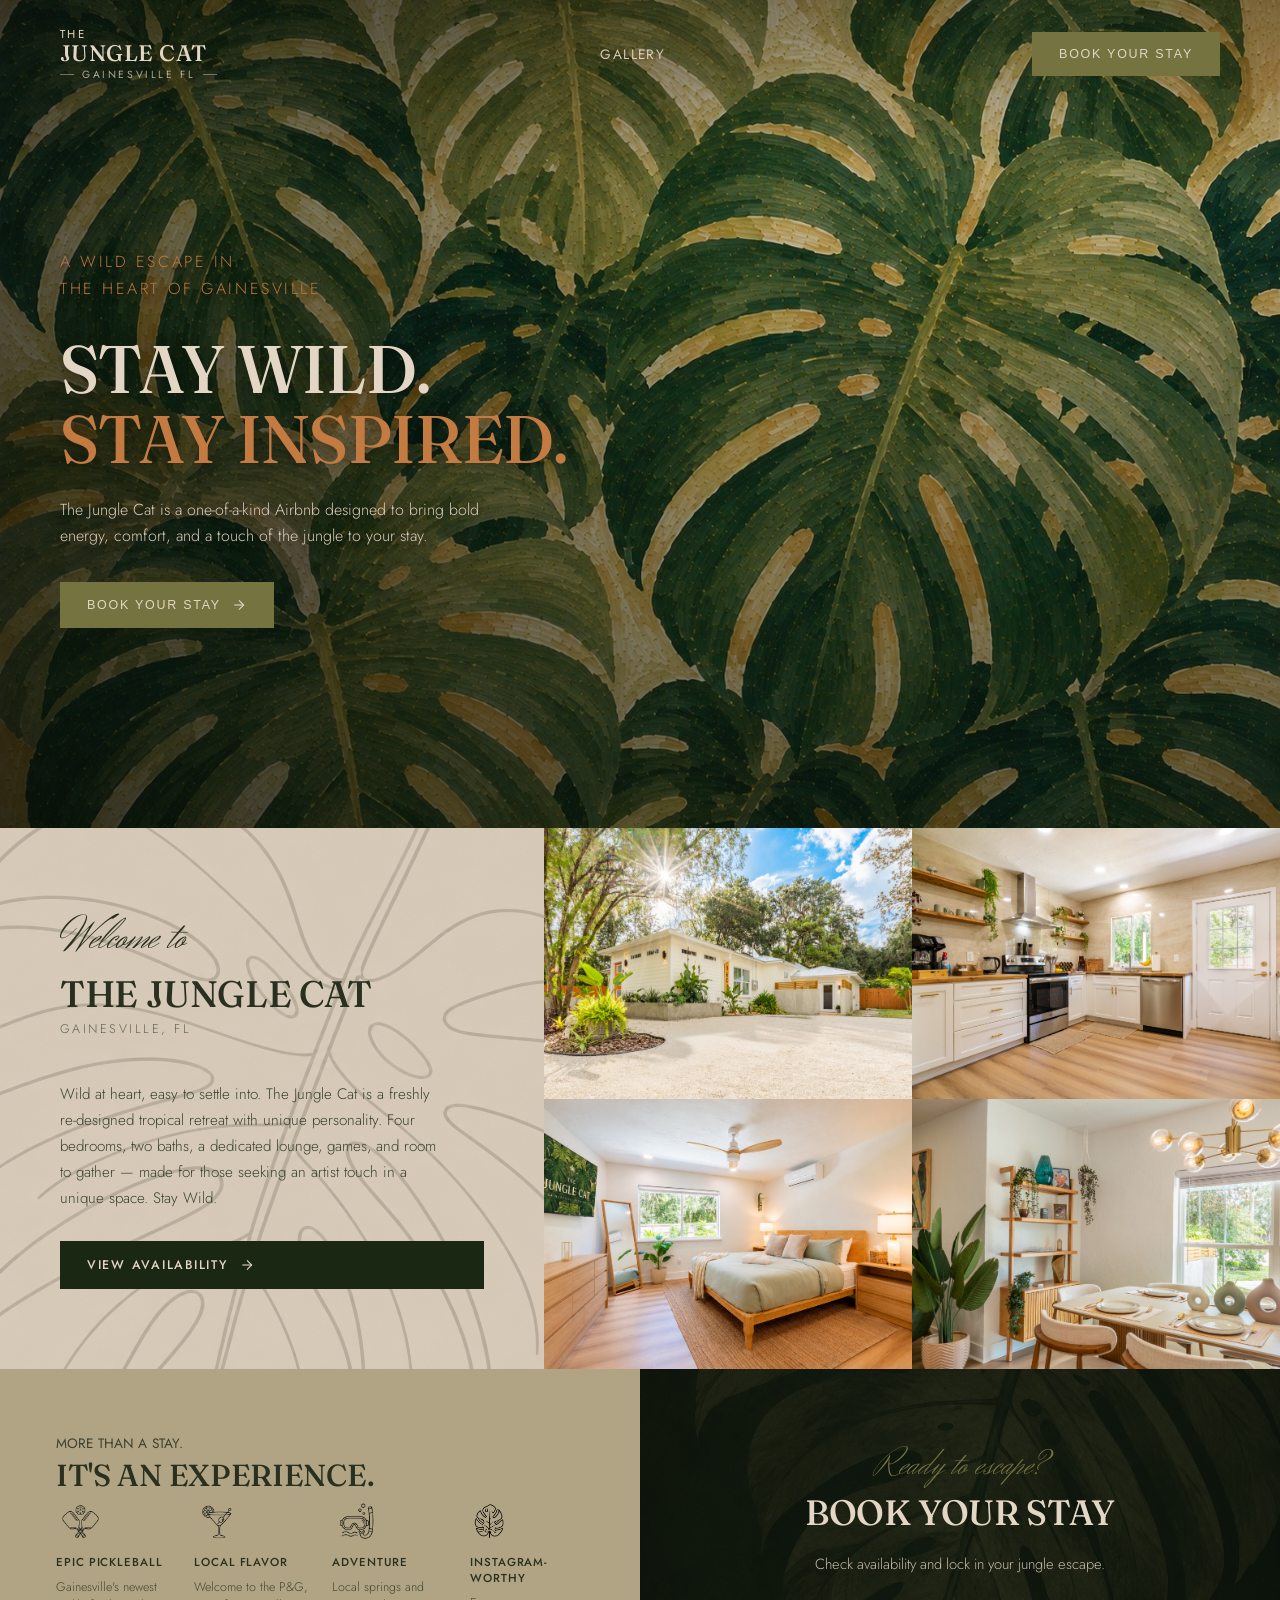
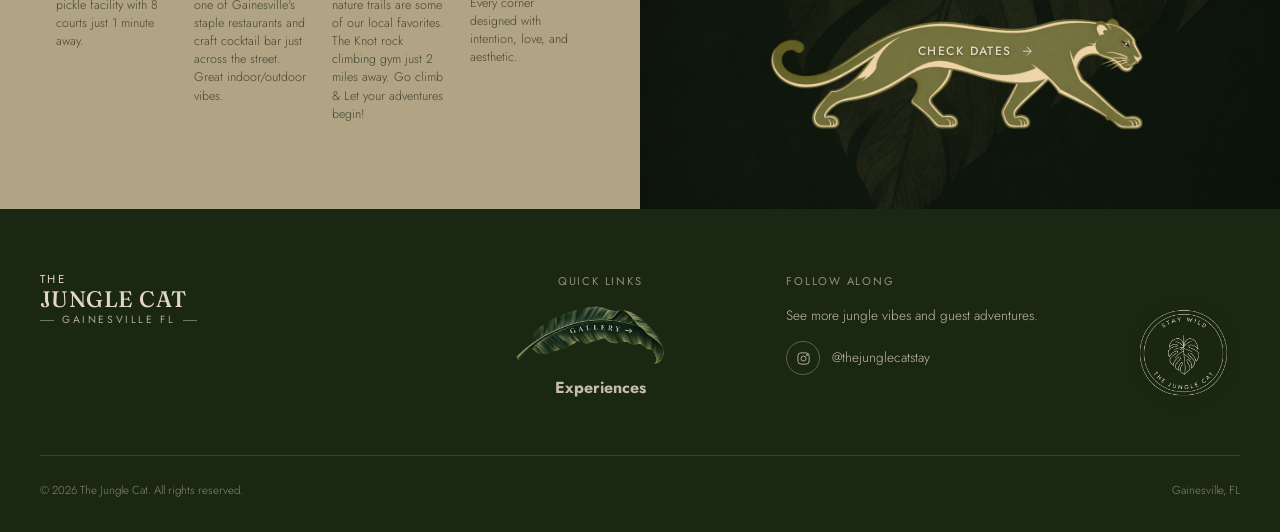
<file: index.html>
<!DOCTYPE html>
<html lang="en">
<head>
<meta charset="UTF-8">
<meta name="viewport" content="width=device-width, initial-scale=1.0">
<title>The Jungle Cat | Gainesville, FL</title>

<meta name="description" content="A one-of-a-kind Airbnb in Gainesville, FL. Four bedrooms, two baths, a dedicated lounge, and games — a freshly re-designed tropical retreat with unique personality.">

<meta property="og:type" content="website">
<meta property="og:url" content="https://thejunglecatstay.com/">
<meta property="og:title" content="The Jungle Cat | Gainesville, FL">
<meta property="og:description" content="A one-of-a-kind Airbnb in Gainesville, FL. Four bedrooms, two baths, a dedicated lounge, and games — a freshly re-designed tropical retreat with unique personality.">
<meta property="og:image" content="https://thejunglecatstay.com/images/og-image.jpg">
<meta property="og:image:width" content="1200">
<meta property="og:image:height" content="630">

<meta name="twitter:card" content="summary_large_image">
<meta name="twitter:title" content="The Jungle Cat | Gainesville, FL">
<meta name="twitter:description" content="A one-of-a-kind Airbnb in Gainesville, FL. Four bedrooms, two baths, a dedicated lounge, and games — a freshly re-designed tropical retreat with unique personality.">
<meta name="twitter:image" content="https://thejunglecatstay.com/images/og-image.jpg">

<link rel="preconnect" href="https://fonts.googleapis.com">
<link href="https://fonts.googleapis.com/css2?family=Fraunces:ital,opsz,wght@0,9..144,300;0,9..144,400;0,9..144,500;0,9..144,600;1,9..144,400;1,9..144,500&family=Herr+Von+Muellerhoff&family=Jost:wght@300;400;500;600&display=swap" rel="stylesheet">
<link rel="stylesheet" href="styles.css">
</head>
<body>

<!-- ===== HERO ===== -->
<section class="hero" id="top">
  <div class="hero-bg"></div>
  <div class="hero-overlay"></div>

  <header>
    <div class="logo">
      <div class="brand-top">THE</div>
      <div class="brand-main">JUNGLE CAT</div>
      <div class="brand-sub">GAINESVILLE FL</div>
    </div>
    <nav id="mainNav">
      <a href="gallery.html" class="nav-gallery">
        <span class="nav-gallery-text">GALLERY</span>
        <img class="nav-gallery-leaf" src="images/gallery-leaf.png" alt="Gallery">
      </a>
    </nav>
    <button class="btn btn-olive" id="bookBtnTop">BOOK YOUR STAY</button>
    <button class="nav-toggle" id="navToggle" aria-label="Menu">
      <svg width="26" height="26" viewBox="0 0 24 24" fill="none" stroke="currentColor" stroke-width="1.6"><line x1="3" y1="6" x2="21" y2="6"/><line x1="3" y1="12" x2="21" y2="12"/><line x1="3" y1="18" x2="21" y2="18"/></svg>
    </button>
  </header>

  <div class="hero-content">
    <div class="hero-content-inner">
      <p class="eyebrow">A WILD ESCAPE IN<br>THE HEART OF GAINESVILLE</p>
      <h1>STAY WILD.<br><span class="line-2">STAY INSPIRED.</span></h1>
      <p>The Jungle Cat is a one-of-a-kind Airbnb designed to bring bold energy, comfort, and a touch of the jungle to your stay.</p>
      <button class="btn btn-olive">BOOK YOUR STAY
        <svg viewBox="0 0 24 24" fill="none" stroke-width="1.6"><line x1="5" y1="12" x2="19" y2="12"/><polyline points="12 5 19 12 12 19"/></svg>
      </button>
    </div>
  </div>
</section>

<!-- ===== FEATURES ===== -->
<!-- ===== WELCOME / GALLERY ===== -->
<section class="welcome" id="about">
  <div class="welcome-text">
    <span class="script">Welcome to</span>
    <h2>THE JUNGLE CAT</h2>
    <p class="loc">GAINESVILLE, FL</p>
    <div class="rule"></div>
    <p>Wild at heart, easy to settle into. The Jungle Cat is a freshly re-designed tropical retreat with unique personality. Four bedrooms, two baths, a dedicated lounge, games, and room to gather — made for those seeking an artist touch in a unique space. Stay Wild.</p>
    <a class="btn btn-forest" href="https://www.upkeyrentals.com/en/properties/6a95ee6c9db9bb001233cbee?city=Gainesville&country=United+States&minOccupancy=1&adults=1" target="_blank" rel="noopener">VIEW AVAILABILITY
      <svg viewBox="0 0 24 24" fill="none" stroke-width="1.6"><line x1="5" y1="12" x2="19" y2="12"/><polyline points="12 5 19 12 12 19"/></svg>
    </a>
  </div>
  <div class="gallery" id="gallery">
    <div class="gallery-item g1"><img src="images/exterior.jpg" alt="The Jungle Cat cottage exterior with sunlit trees and driveway"></div>
    <div class="gallery-item g2"><img src="images/kitchen.jpg" alt="Kitchen with open wood shelving and butcher block counters"></div>
    <div class="gallery-item g3"><img src="images/bedroom.jpg" alt="Bedroom with mirror and Jungle Cat sign on TV"></div>
    <div class="gallery-item gallery-item-mobile-only"><img src="images/magazine.jpg" alt="Guest reading a surf magazine with a cup of tea"></div>
    <div class="gallery-item g4"><img src="images/dining.jpg" alt="Dining nook with shelving, plants, and brass chandelier"></div>
  </div>
</section>

<!-- ===== EXPERIENCE / BOOK ===== -->
<section class="experience" id="experience">
  <div class="exp-left">
    <p class="exp-eyebrow">MORE THAN A STAY.</p>
    <h2>IT'S AN EXPERIENCE.</h2>
    <div class="exp-items">
      <div class="exp-item">
        <img src="images/icon-pickleball.png" alt="Pickleball paddles and ball">
        <h4>EPIC PICKLEBALL</h4>
        <p>Gainesville's newest pickle facility with 8 courts just 1 minute away.</p>
      </div>
      <div class="exp-item">
        <img src="images/icon-cocktail.png" alt="Cocktail glass">
        <h4>LOCAL FLAVOR</h4>
        <p>Welcome to the P&G, one of Gainesville's staple restaurants and craft cocktail bar just across the street. Great indoor/outdoor vibes.</p>
      </div>
      <div class="exp-item">
        <img src="images/icon-adventure.png" alt="Snorkel mask">
        <h4>ADVENTURE</h4>
        <p>Local springs and nature trails are some of our local favorites. The Knot rock climbing gym just 2 miles away. Go climb &amp; Let your adventures begin!</p>
      </div>
      <div class="exp-item">
        <img src="images/icon-leaf.png" alt="Monstera leaf">
        <h4>INSTAGRAM-WORTHY</h4>
        <p>Every corner designed with intention, love, and aesthetic.</p>
      </div>
    </div>
  </div>
  <div class="exp-right" id="stay">
    <span class="script">Ready to escape?</span>
    <h2>BOOK YOUR STAY</h2>
    <p>Check availability and lock in your jungle escape.</p>
    <a class="btn-panther" href="booking.html">
      <img src="images/panther.png" alt="">
      <span class="btn-panther-label">CHECK DATES
        <svg viewBox="0 0 24 24" fill="none" stroke-width="1.6"><line x1="5" y1="12" x2="19" y2="12"/><polyline points="12 5 19 12 12 19"/></svg>
      </span>
    </a>
  </div>
</section>

<!-- ===== FOOTER ===== -->
<footer id="contact">
  <div class="footer-grid">
    <div class="footer-col footer-logo-col">
      <div class="logo">
        <div class="brand-top">THE</div>
        <div class="brand-main">JUNGLE CAT</div>
        <div class="brand-sub">GAINESVILLE FL</div>
      </div>
    </div>
    <div class="footer-col footer-quicklinks-col">
      <h5>QUICK LINKS</h5>
      <a href="gallery.html" class="footer-gallery-link">
        <span class="footer-gallery-text">Gallery</span>
        <img class="footer-gallery-leaf" src="images/gallery-leaf.png" alt="Gallery">
      </a>
      <a href="experiences.html">Experiences</a>
    </div>
    <div class="footer-col footer-follow-col">
      <h5>FOLLOW ALONG</h5>
      <p>See more jungle vibes and guest adventures.</p>
      <div class="socials">
        <a href="https://www.instagram.com/thejunglecatstay" target="_blank" rel="noopener" aria-label="Instagram"><svg viewBox="0 0 24 24"><rect x="3" y="3" width="18" height="18" rx="5"/><circle cx="12" cy="12" r="4"/><circle cx="17.5" cy="6.5" r="1"/></svg></a>
        <a href="https://www.instagram.com/thejunglecatstay" target="_blank" rel="noopener" class="social-handle">@thejunglecatstay</a>
      </div>
    </div>
    <div class="badge">
      <img src="images/badge.png" alt="Stay Wild - The Jungle Cat badge">
    </div>
  </div>
  <div class="footer-bottom">
    <span>© 2026 The Jungle Cat. All rights reserved.</span>
    <span>Gainesville, FL</span>
  </div>
</footer>

<script>
  const toggle = document.getElementById('navToggle');
  const nav = document.getElementById('mainNav');
  toggle.addEventListener('click', () => nav.classList.toggle('open'));
  document.querySelectorAll('nav a').forEach(a => a.addEventListener('click', () => setTimeout(() => nav.classList.remove('open'), 0)));

  document.querySelectorAll('.btn').forEach(btn => {
    if (!btn.closest('a')) {
      btn.addEventListener('click', () => {
        if (btn.textContent.includes('BOOK') || btn.textContent.includes('CHECK')) {
          document.getElementById('stay').scrollIntoView({behavior:'smooth'});
        } else if (btn.textContent.includes('VIEW')) {
          document.getElementById('gallery').scrollIntoView({behavior:'smooth'});
        }
      });
    }
  });
</script>

</body>
</html>
</file>
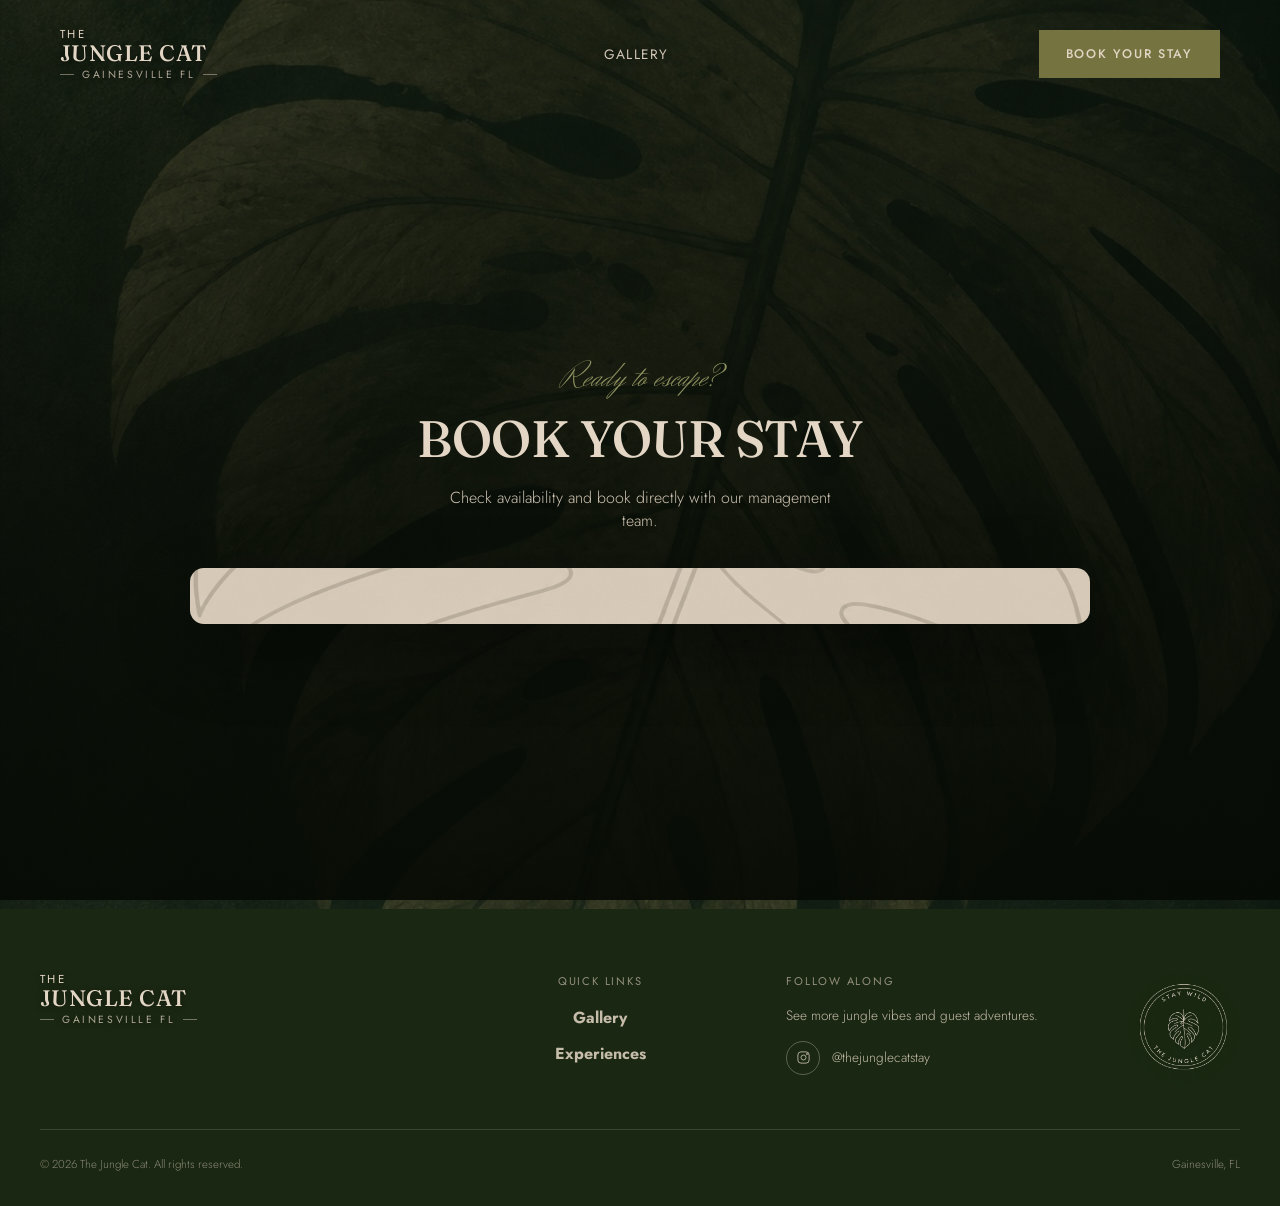
<file: booking.html>
<!DOCTYPE html>
<html lang="en">
<head>
<meta charset="UTF-8">
<meta name="viewport" content="width=device-width, initial-scale=1.0">
<title>Book Your Stay | The Jungle Cat</title>
<meta name="robots" content="noindex, nofollow">

<meta name="description" content="Book your stay directly at The Jungle Cat, a one-of-a-kind Airbnb in Gainesville, FL.">

<link rel="preconnect" href="https://fonts.googleapis.com">
<link href="https://fonts.googleapis.com/css2?family=Fraunces:ital,opsz,wght@0,9..144,300;0,9..144,400;0,9..144,500;0,9..144,600;1,9..144,400;1,9..144,500&family=Herr+Von+Muellerhoff&family=Jost:wght@300;400;500;600&display=swap" rel="stylesheet">
<link rel="stylesheet" href="styles.css">
</head>
<body class="booking-page">

<header>
  <a href="index.html" class="logo">
    <div class="brand-top">THE</div>
    <div class="brand-main">JUNGLE CAT</div>
    <div class="brand-sub">GAINESVILLE FL</div>
  </a>
  <nav id="mainNav">
    <a href="gallery.html" class="nav-gallery">
      <span class="nav-gallery-text">GALLERY</span>
      <img class="nav-gallery-leaf" src="images/gallery-leaf.png" alt="Gallery">
    </a>
  </nav>
  <a class="btn btn-olive" id="bookBtnTop" href="#book">BOOK YOUR STAY</a>
  <button class="nav-toggle" id="navToggle" aria-label="Menu">
    <svg width="26" height="26" viewBox="0 0 24 24" fill="none" stroke="currentColor" stroke-width="1.6"><line x1="3" y1="6" x2="21" y2="6"/><line x1="3" y1="12" x2="21" y2="12"/><line x1="3" y1="18" x2="21" y2="18"/></svg>
  </button>
</header>

<main class="booking-main" id="book">
  <div class="booking-intro">
    <span class="script">Ready to escape?</span>
    <h1>BOOK YOUR STAY</h1>
    <p>Check availability and book directly with our management team.</p>
  </div>

  <div class="booking-widget-wrap">
    <!-- Guesty Search/Booking Widget -->
    <div id="search-widget_IO312PWQ"></div>
  </div>
</main>

<!-- ===== FOOTER ===== -->
<footer id="contact">
  <div class="footer-grid">
    <div class="footer-col footer-logo-col">
      <div class="logo">
        <div class="brand-top">THE</div>
        <div class="brand-main">JUNGLE CAT</div>
        <div class="brand-sub">GAINESVILLE FL</div>
      </div>
    </div>
    <div class="footer-col footer-quicklinks-col">
      <h5>QUICK LINKS</h5>
      <a href="gallery.html">Gallery</a>
      <a href="experiences.html">Experiences</a>
    </div>
    <div class="footer-col footer-follow-col">
      <h5>FOLLOW ALONG</h5>
      <p>See more jungle vibes and guest adventures.</p>
      <div class="socials">
        <a href="https://www.instagram.com/thejunglecatstay" target="_blank" rel="noopener" aria-label="Instagram"><svg viewBox="0 0 24 24"><rect x="3" y="3" width="18" height="18" rx="5"/><circle cx="12" cy="12" r="4"/><circle cx="17.5" cy="6.5" r="1"/></svg></a>
        <a href="https://www.instagram.com/thejunglecatstay" target="_blank" rel="noopener" class="social-handle">@thejunglecatstay</a>
      </div>
    </div>
    <div class="badge">
      <img src="images/badge.png" alt="Stay Wild - The Jungle Cat badge">
    </div>
  </div>
  <div class="footer-bottom">
    <span>© 2026 The Jungle Cat. All rights reserved.</span>
    <span>Gainesville, FL</span>
  </div>
</footer>

<script>
  const toggle = document.getElementById('navToggle');
  const nav = document.getElementById('mainNav');
  toggle.addEventListener('click', () => nav.classList.toggle('open'));
  document.querySelectorAll('nav a').forEach(a => a.addEventListener('click', () => setTimeout(() => nav.classList.remove('open'), 0)));
</script>

<!-- Guesty Search Bar Widget -->
<script>
!function(e,t,a,n,c,r){function s(t){e.console.log("[Guesty Embedded Widget]:",t)}var i,d,l,o,y,m,g,h,p,u;n&&(i=n,d=t.getElementsByTagName("head")[0],(l=t.createElement("link")).rel="stylesheet",l.type="text/css",l.href=i,l.media="all",d.appendChild(l)),o=function(){try{e[a].create(r).catch(function(e){s(e.message)})}catch(e){s(e.message)}},h=!1,y=c,m=function(){h||this.readyState&&"complete"!=this.readyState||(h=!0,o())},(g=t.createElement("script")).type="text/javascript",g.src=y,g.async="true",g.onload=g.onreadystatechange=m,p=g,(u=t.getElementsByTagName("script")[0]).parentNode.insertBefore(p,u)}(window,document,"GuestySearchBarWidget","https://s3.amazonaws.com/guesty-frontend-production/search-bar-production.css","https://s3.amazonaws.com/guesty-frontend-production/search-bar-production.js",{"siteUrl":"thejunglecat.guestybookings.com","color":"#75733f"});
</script>

</body>
</html>
</file>
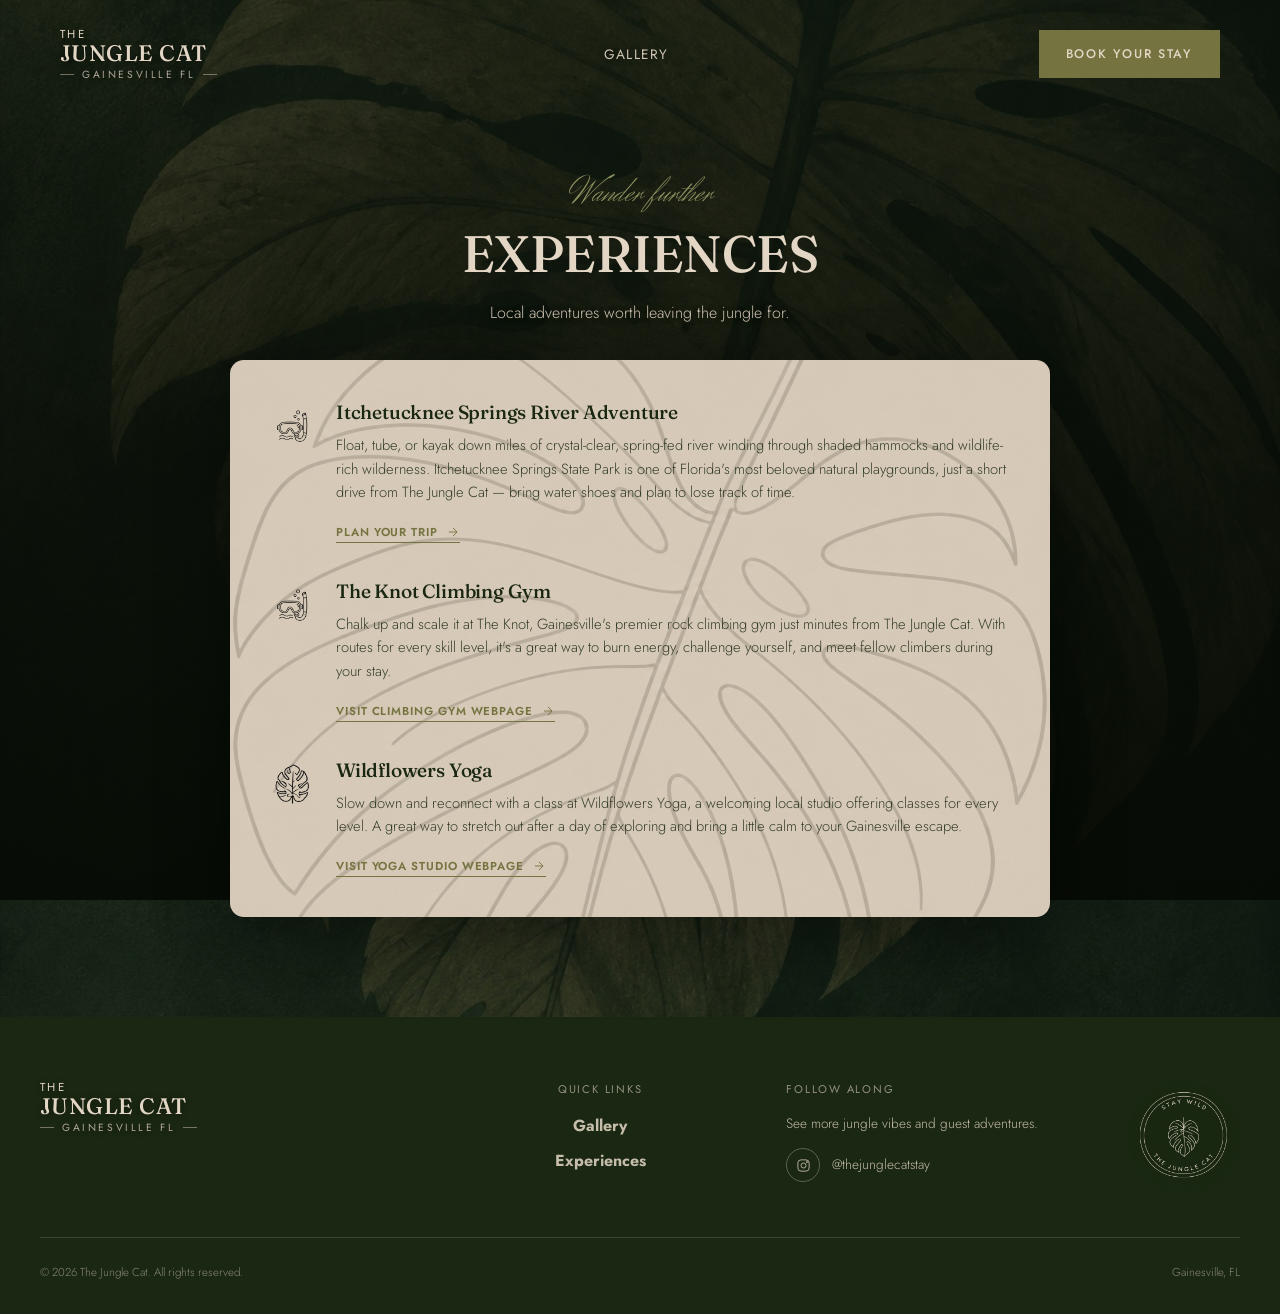
<file: experiences.html>
<!DOCTYPE html>
<html lang="en">
<head>
<meta charset="UTF-8">
<meta name="viewport" content="width=device-width, initial-scale=1.0">
<title>Experiences | The Jungle Cat</title>

<meta name="description" content="Local adventures and recommendations near The Jungle Cat, a one-of-a-kind Airbnb in Gainesville, FL.">

<link rel="preconnect" href="https://fonts.googleapis.com">
<link href="https://fonts.googleapis.com/css2?family=Fraunces:ital,opsz,wght@0,9..144,300;0,9..144,400;0,9..144,500;0,9..144,600;1,9..144,400;1,9..144,500&family=Herr+Von+Muellerhoff&family=Jost:wght@300;400;500;600&display=swap" rel="stylesheet">
<link rel="stylesheet" href="styles.css">
</head>
<body class="booking-page">

<header>
  <a href="index.html" class="logo">
    <div class="brand-top">THE</div>
    <div class="brand-main">JUNGLE CAT</div>
    <div class="brand-sub">GAINESVILLE FL</div>
  </a>
  <nav id="mainNav">
    <a href="gallery.html" class="nav-gallery">
      <span class="nav-gallery-text">GALLERY</span>
      <img class="nav-gallery-leaf" src="images/gallery-leaf.png" alt="Gallery">
    </a>
  </nav>
  <a class="btn btn-olive" id="bookBtnTop" href="booking.html">BOOK YOUR STAY</a>
  <button class="nav-toggle" id="navToggle" aria-label="Menu">
    <svg width="26" height="26" viewBox="0 0 24 24" fill="none" stroke="currentColor" stroke-width="1.6"><line x1="3" y1="6" x2="21" y2="6"/><line x1="3" y1="12" x2="21" y2="12"/><line x1="3" y1="18" x2="21" y2="18"/></svg>
  </button>
</header>

<main class="booking-main">
  <div class="booking-intro">
    <span class="script">Wander further</span>
    <h1>EXPERIENCES</h1>
    <p>Local adventures worth leaving the jungle for.</p>
  </div>

  <div class="experiences-wrap">
    <div class="experience-card">
      <img src="images/icon-adventure.png" alt="">
      <div class="experience-card-body">
        <h3>Itchetucknee Springs River Adventure</h3>
        <p>Float, tube, or kayak down miles of crystal-clear, spring-fed river winding through shaded hammocks and wildlife-rich wilderness. Itchetucknee Springs State Park is one of Florida's most beloved natural playgrounds, just a short drive from The Jungle Cat &mdash; bring water shoes and plan to lose track of time.</p>
        <a href="https://www.floridastateparks.org/parks-and-trails/ichetucknee-springs-state-park" target="_blank" rel="noopener">PLAN YOUR TRIP
          <svg viewBox="0 0 24 24" fill="none" stroke-width="1.6"><line x1="5" y1="12" x2="19" y2="12"/><polyline points="12 5 19 12 12 19"/></svg>
        </a>
      </div>
    </div>

    <div class="experience-card">
      <img src="images/icon-adventure.png" alt="">
      <div class="experience-card-body">
        <h3>The Knot Climbing Gym</h3>
        <p>Chalk up and scale it at The Knot, Gainesville's premier rock climbing gym just minutes from The Jungle Cat. With routes for every skill level, it's a great way to burn energy, challenge yourself, and meet fellow climbers during your stay.</p>
        <a href="https://climbtheknot.com/?srsltid=AU7gw4UncLFLdj-Cc12jiBuQtmat9kPVgiCDhzJsD_JoHLVcS_ysEg7D" target="_blank" rel="noopener">VISIT CLIMBING GYM WEBPAGE
          <svg viewBox="0 0 24 24" fill="none" stroke-width="1.6"><line x1="5" y1="12" x2="19" y2="12"/><polyline points="12 5 19 12 12 19"/></svg>
        </a>
      </div>
    </div>

    <div class="experience-card">
      <img src="images/icon-leaf.png" alt="">
      <div class="experience-card-body">
        <h3>Wildflowers Yoga</h3>
        <p>Slow down and reconnect with a class at Wildflowers Yoga, a welcoming local studio offering classes for every level. A great way to stretch out after a day of exploring and bring a little calm to your Gainesville escape.</p>
        <a href="https://www.wildflowersyoga.com/" target="_blank" rel="noopener">VISIT YOGA STUDIO WEBPAGE
          <svg viewBox="0 0 24 24" fill="none" stroke-width="1.6"><line x1="5" y1="12" x2="19" y2="12"/><polyline points="12 5 19 12 12 19"/></svg>
        </a>
      </div>
    </div>
  </div>
</main>

<!-- ===== FOOTER ===== -->
<footer id="contact">
  <div class="footer-grid">
    <div class="footer-col footer-logo-col">
      <div class="logo">
        <div class="brand-top">THE</div>
        <div class="brand-main">JUNGLE CAT</div>
        <div class="brand-sub">GAINESVILLE FL</div>
      </div>
    </div>
    <div class="footer-col footer-quicklinks-col">
      <h5>QUICK LINKS</h5>
      <a href="gallery.html">Gallery</a>
      <a href="experiences.html">Experiences</a>
    </div>
    <div class="footer-col footer-follow-col">
      <h5>FOLLOW ALONG</h5>
      <p>See more jungle vibes and guest adventures.</p>
      <div class="socials">
        <a href="https://www.instagram.com/thejunglecatstay" target="_blank" rel="noopener" aria-label="Instagram"><svg viewBox="0 0 24 24"><rect x="3" y="3" width="18" height="18" rx="5"/><circle cx="12" cy="12" r="4"/><circle cx="17.5" cy="6.5" r="1"/></svg></a>
        <a href="https://www.instagram.com/thejunglecatstay" target="_blank" rel="noopener" class="social-handle">@thejunglecatstay</a>
      </div>
    </div>
    <div class="badge">
      <img src="images/badge.png" alt="Stay Wild - The Jungle Cat badge">
    </div>
  </div>
  <div class="footer-bottom">
    <span>© 2026 The Jungle Cat. All rights reserved.</span>
    <span>Gainesville, FL</span>
  </div>
</footer>

<script>
  const toggle = document.getElementById('navToggle');
  const nav = document.getElementById('mainNav');
  toggle.addEventListener('click', () => nav.classList.toggle('open'));
  document.querySelectorAll('nav a').forEach(a => a.addEventListener('click', () => setTimeout(() => nav.classList.remove('open'), 0)));
</script>

</body>
</html>
</file>
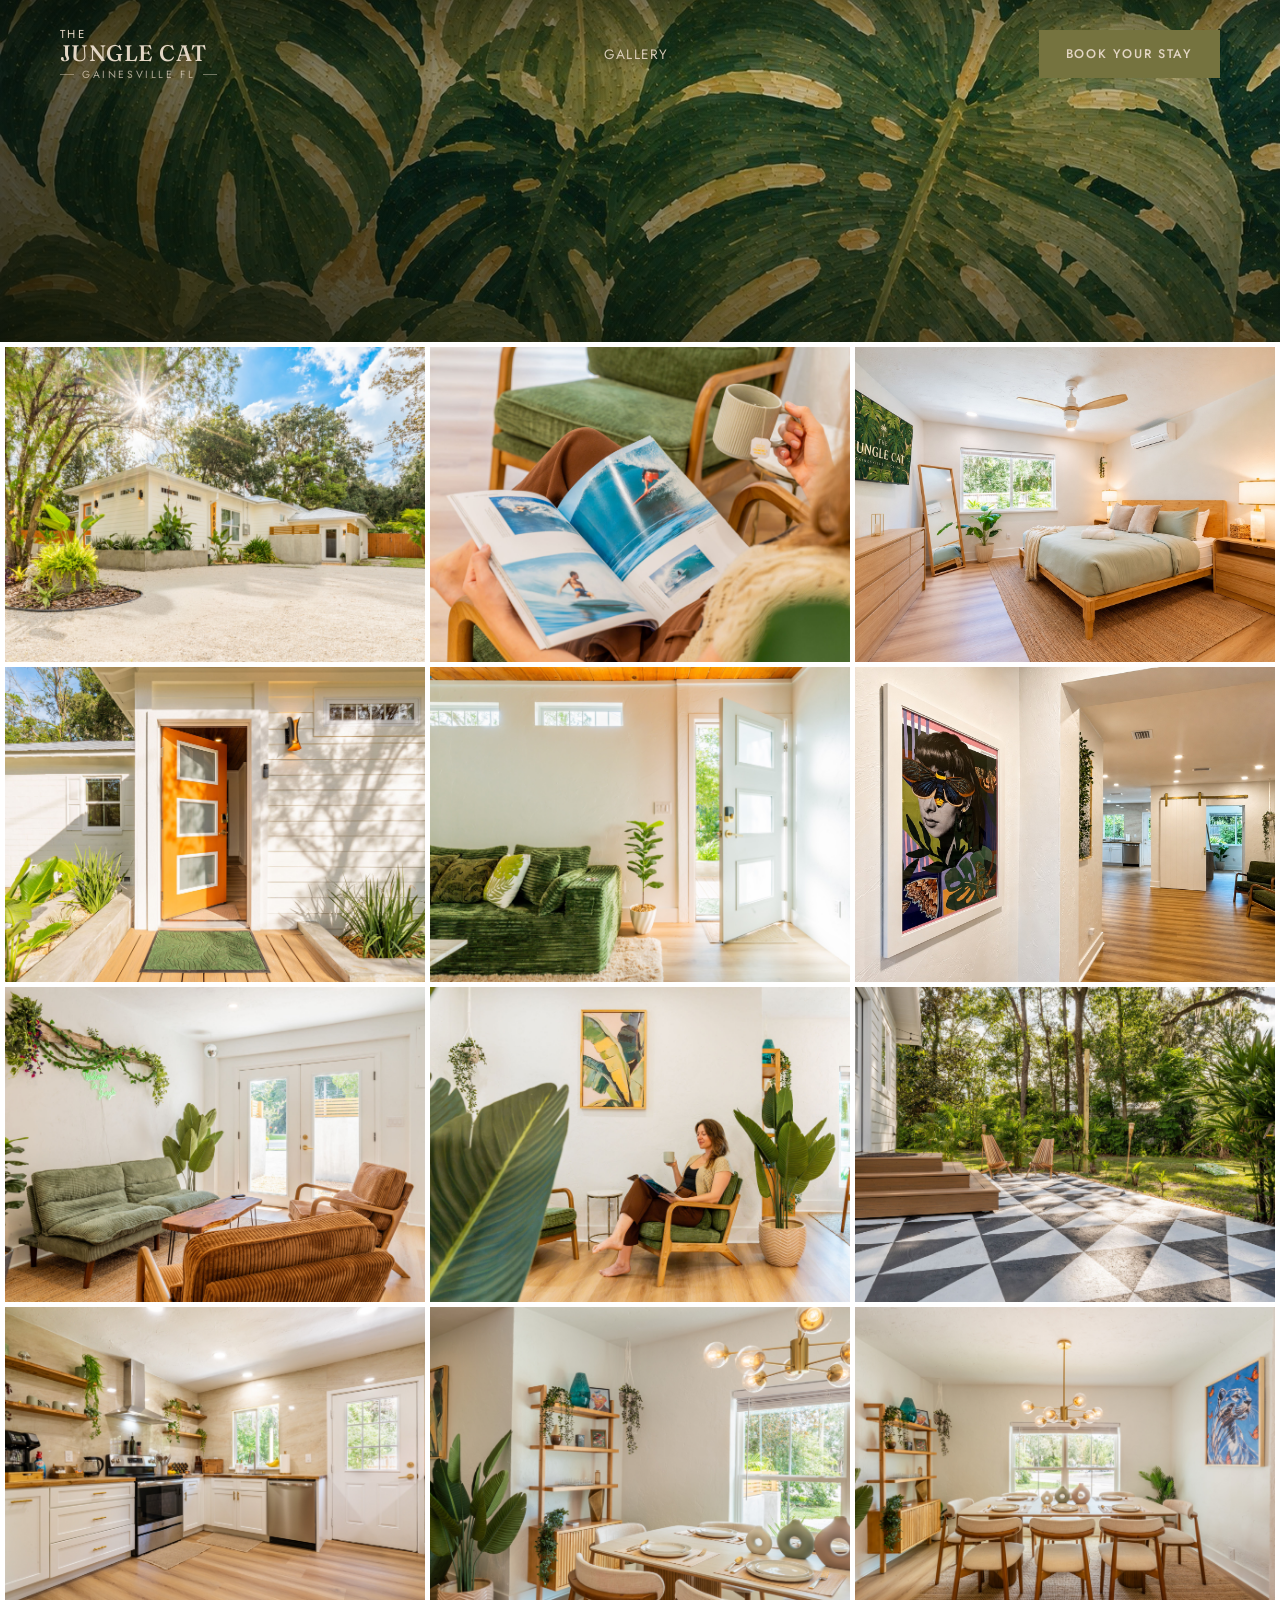
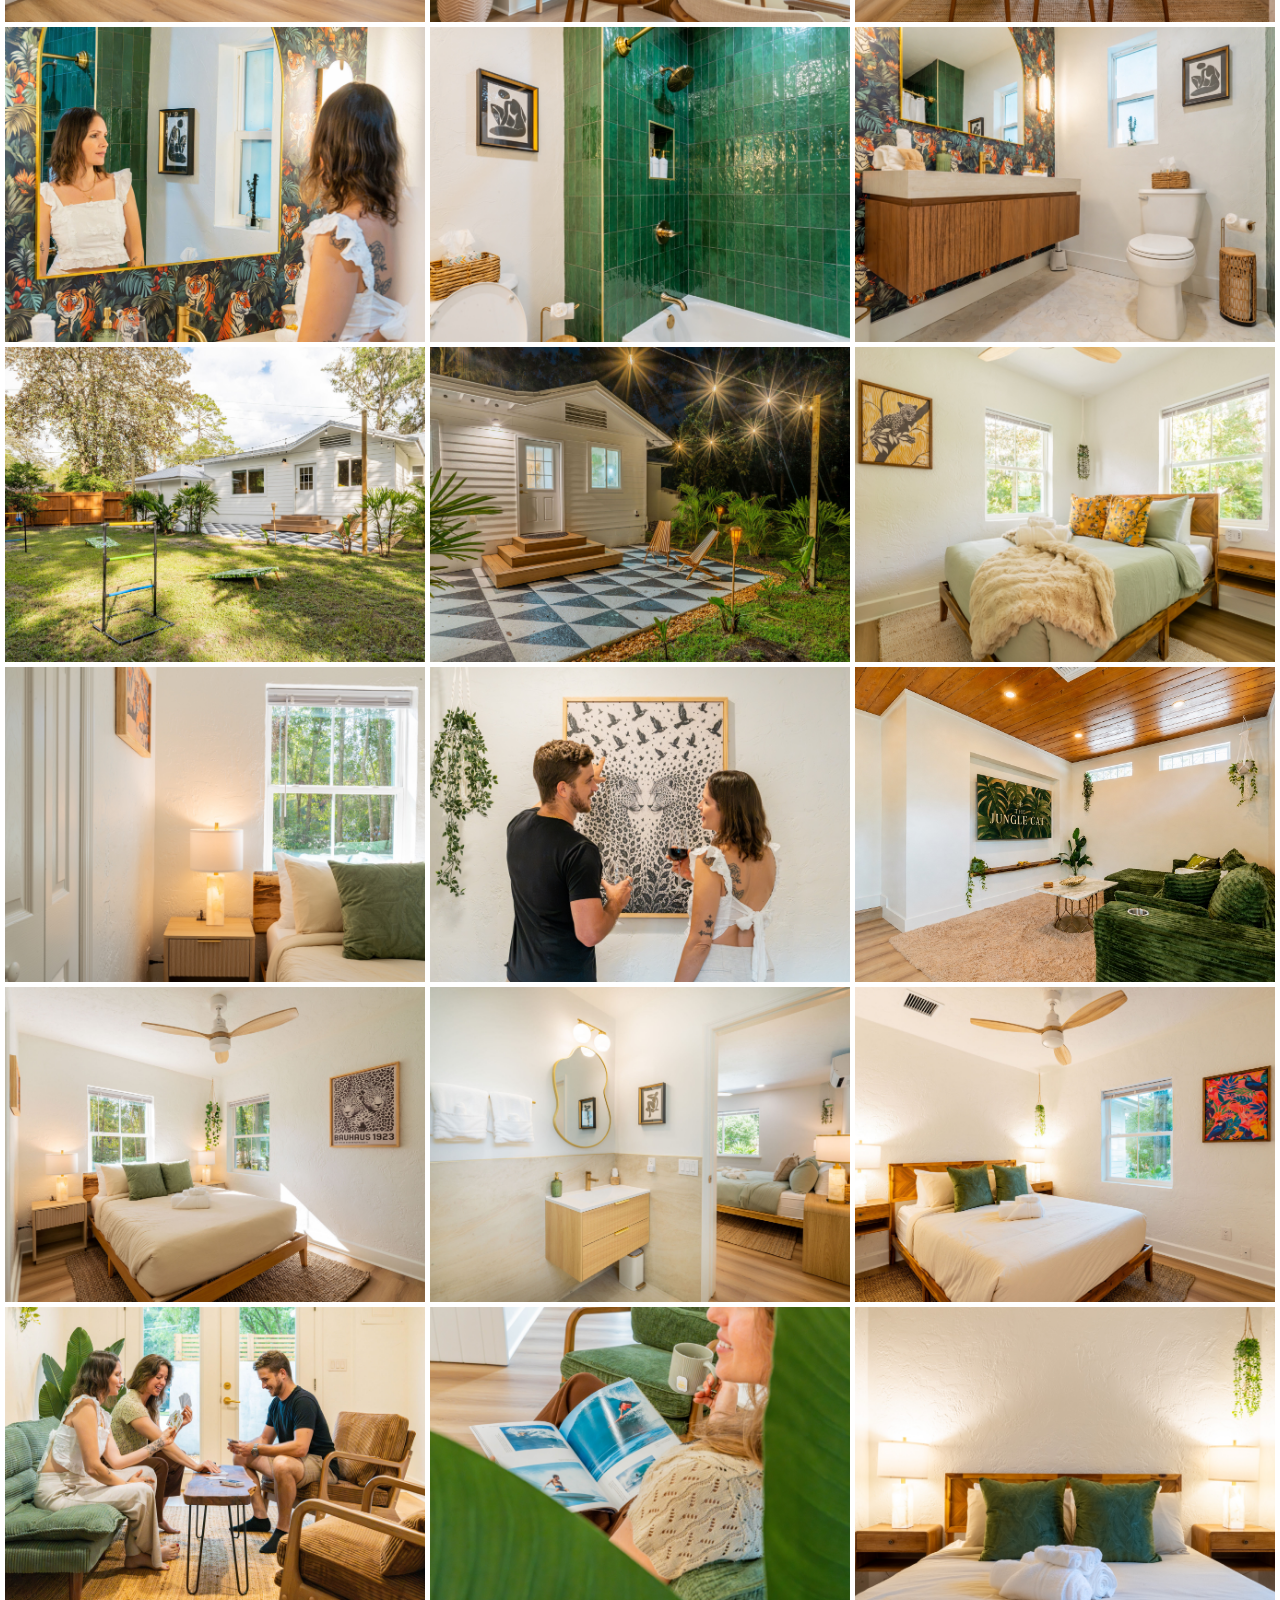
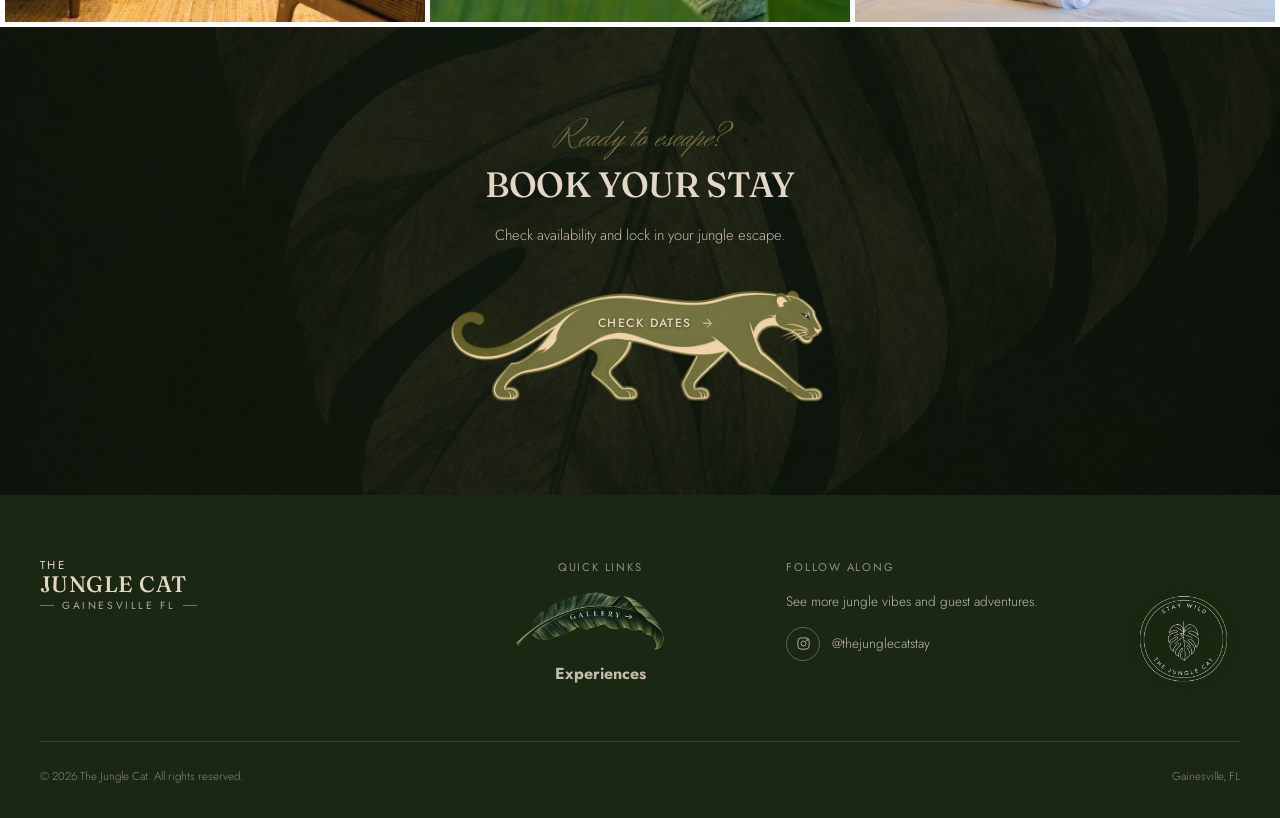
<file: gallery.html>
<!DOCTYPE html>
<html lang="en">
<head>
<meta charset="UTF-8">
<meta name="viewport" content="width=device-width, initial-scale=1.0">
<title>Gallery | The Jungle Cat</title>

<meta name="description" content="Photo gallery for The Jungle Cat, a one-of-a-kind Airbnb in Gainesville, FL.">

<meta property="og:type" content="website">
<meta property="og:url" content="https://thejunglecatstay.com/gallery">
<meta property="og:title" content="Gallery | The Jungle Cat">
<meta property="og:description" content="Photo gallery for The Jungle Cat, a one-of-a-kind Airbnb in Gainesville, FL.">
<meta property="og:image" content="https://thejunglecatstay.com/images/og-image.jpg">
<meta property="og:image:width" content="1200">
<meta property="og:image:height" content="630">

<meta name="twitter:card" content="summary_large_image">
<meta name="twitter:title" content="Gallery | The Jungle Cat">
<meta name="twitter:description" content="Photo gallery for The Jungle Cat, a one-of-a-kind Airbnb in Gainesville, FL.">
<meta name="twitter:image" content="https://thejunglecatstay.com/images/og-image.jpg">

<link rel="preconnect" href="https://fonts.googleapis.com">
<link href="https://fonts.googleapis.com/css2?family=Fraunces:ital,opsz,wght@0,9..144,300;0,9..144,400;0,9..144,500;0,9..144,600;1,9..144,400;1,9..144,500&family=Herr+Von+Muellerhoff&family=Jost:wght@300;400;500;600&display=swap" rel="stylesheet">
<link rel="stylesheet" href="styles.css">
</head>
<body>

<!-- ===== HERO ===== -->
<section class="hero hero-gallery" id="top">
  <div class="hero-bg"></div>
  <div class="hero-overlay"></div>

  <header>
    <a href="index.html" class="logo">
      <div class="brand-top">THE</div>
      <div class="brand-main">JUNGLE CAT</div>
      <div class="brand-sub">GAINESVILLE FL</div>
    </a>
    <nav id="mainNav">
      <a href="gallery.html" class="nav-gallery">
        <span class="nav-gallery-text">GALLERY</span>
        <img class="nav-gallery-leaf" src="images/gallery-leaf.png" alt="Gallery">
      </a>
    </nav>
    <a class="btn btn-olive" id="bookBtnTop" href="index.html#stay">BOOK YOUR STAY</a>
    <button class="nav-toggle" id="navToggle" aria-label="Menu">
      <svg width="26" height="26" viewBox="0 0 24 24" fill="none" stroke="currentColor" stroke-width="1.6"><line x1="3" y1="6" x2="21" y2="6"/><line x1="3" y1="12" x2="21" y2="12"/><line x1="3" y1="18" x2="21" y2="18"/></svg>
    </button>
  </header>
</section>

<!-- ===== GALLERY ===== -->

<section class="full-gallery">
  <div class="full-gallery-grid" id="fullGalleryGrid"></div>
  <p class="full-gallery-empty" id="fullGalleryEmpty">Gallery images coming soon.</p>
</section>

<!-- ===== BOOK YOUR STAY ===== -->
<section class="exp-right exp-right-full" id="stay">
  <span class="script">Ready to escape?</span>
  <h2>BOOK YOUR STAY</h2>
  <p>Check availability and lock in your jungle escape.</p>
  <a class="btn-panther" href="booking.html">
    <img src="images/panther.png" alt="">
    <span class="btn-panther-label">CHECK DATES
      <svg viewBox="0 0 24 24" fill="none" stroke-width="1.6"><line x1="5" y1="12" x2="19" y2="12"/><polyline points="12 5 19 12 12 19"/></svg>
    </span>
  </a>
</section>

<!-- ===== FOOTER ===== -->
<footer id="contact">
  <div class="footer-grid">
    <div class="footer-col footer-logo-col">
      <div class="logo">
        <div class="brand-top">THE</div>
        <div class="brand-main">JUNGLE CAT</div>
        <div class="brand-sub">GAINESVILLE FL</div>
      </div>
    </div>
    <div class="footer-col footer-quicklinks-col">
      <h5>QUICK LINKS</h5>
      <a href="gallery.html" class="footer-gallery-link">
        <span class="footer-gallery-text">Gallery</span>
        <img class="footer-gallery-leaf" src="images/gallery-leaf.png" alt="Gallery">
      </a>
      <a href="experiences.html">Experiences</a>
    </div>
    <div class="footer-col footer-follow-col">
      <h5>FOLLOW ALONG</h5>
      <p>See more jungle vibes and guest adventures.</p>
      <div class="socials">
        <a href="https://www.instagram.com/thejunglecatstay" target="_blank" rel="noopener" aria-label="Instagram"><svg viewBox="0 0 24 24"><rect x="3" y="3" width="18" height="18" rx="5"/><circle cx="12" cy="12" r="4"/><circle cx="17.5" cy="6.5" r="1"/></svg></a>
        <a href="https://www.instagram.com/thejunglecatstay" target="_blank" rel="noopener" class="social-handle">@thejunglecatstay</a>
      </div>
    </div>
    <div class="badge">
      <img src="images/badge.png" alt="Stay Wild - The Jungle Cat badge">
    </div>
  </div>
  <div class="footer-bottom">
    <span>© 2026 The Jungle Cat. All rights reserved.</span>
    <span>Gainesville, FL</span>
  </div>
</footer>

<script>
  const toggle = document.getElementById('navToggle');
  const nav = document.getElementById('mainNav');
  toggle.addEventListener('click', () => nav.classList.toggle('open'));
  document.querySelectorAll('nav a').forEach(a => a.addEventListener('click', () => setTimeout(() => nav.classList.remove('open'), 0)));

  // ===== GALLERY IMAGES =====
  // Add the filenames of images placed in images/gallery/ to this list
  // (in the order you want them to appear). The grid and the
  // "coming soon" message below update automatically.
  const galleryImages = [
    "images/gallery/gallery-10.jpg", // exterior, daytime sun flare
    "images/gallery/gallery-12.jpg", // magazine + tea close-up
    "images/gallery/gallery-02.jpg", // bedroom, mirror, Jungle Cat sign on TV
    "images/gallery/gallery-04.jpg", // front door opening
    "images/gallery/gallery-26.jpg", // NEW: green couch, open front door
    "images/gallery/gallery-01.jpg", // hallway, moth/butterfly art
    "images/gallery/gallery-17.jpg",
    "images/gallery/gallery-13.jpg", // woman reading, tea, banana-leaf art
    "images/gallery/gallery-09.jpg", // daytime patio, checkered floor
    "images/gallery/gallery-06.jpg", // kitchen - moved up before dining shots
    "images/gallery/gallery-18.jpg", // dining nook
    "images/gallery/gallery-19.jpg", // dining table
    "images/gallery/gallery-14.jpg", // bathroom, tiger wallpaper, girl in mirror - moved below dining
    "images/gallery/gallery-24.jpg", // green tiled bathroom
    "images/gallery/gallery-25.jpg", // bathroom, tiger wallpaper, wide shot
    "images/gallery/gallery-08.jpg", // backyard lawn games - moved below dining
    "images/gallery/gallery-16.jpg", // nighttime backyard patio - moved below dining
    "images/gallery/gallery-20.jpg", // bedroom, leopard art (revised photo)
    "images/gallery/gallery-21.jpg", // nightstand lamp, tiger art, window
    "images/gallery/gallery-23.jpg", // couple with wine by leopard/bird art
    "images/gallery/gallery-03.jpg",
    "images/gallery/gallery-05.jpg",
    "images/gallery/gallery-07.jpg",
    "images/gallery/gallery-11.jpg",
    "images/gallery/gallery-15.jpg",
    "images/gallery/gallery-22.jpg", // magazine + tea close-up (through leaves)
    "images/gallery/gallery-27.jpg", // NEW: bed straight-on, green pillows - last
  ];

  const grid = document.getElementById('fullGalleryGrid');
  const empty = document.getElementById('fullGalleryEmpty');

  if (galleryImages.length) {
    empty.style.display = 'none';
    galleryImages.forEach((src, i) => {
      const img = document.createElement('img');
      img.src = src;
      img.alt = `The Jungle Cat gallery photo ${i + 1}`;
      img.loading = 'lazy';
      grid.appendChild(img);
    });
  }
</script>

</body>
</html>
</file>
<file: styles.css>
:root{
    --forest-deep:#1a2712;
    --forest:#1f2a1a;
    --forest-mid:#273321;
    --cream:#e3d6c5;
    --cream-warm:#d9ccbb;
    --olive:#75733f;
    --olive-light:#8f9260;
    --olive-tan:#b0a484;
    --clay:#c37b42;
    --ink:#2a301f;
    --line:rgba(42,48,31,0.18);
  }
  *{box-sizing:border-box; margin:0; padding:0;}
  html{scroll-behavior:smooth;}
  body{
    font-family:'Jost', sans-serif;
    color:var(--ink);
    background:var(--cream);
    -webkit-font-smoothing:antialiased;
  }
  h1,h2,h3,.serif{
    font-family:'Fraunces', serif;
    font-weight:500;
    letter-spacing:-0.01em;
  }
  .script{
    font-family:'Herr Von Muellerhoff', cursive;
    font-weight:400;
    line-height:1.4;
  }
  a{color:inherit; text-decoration:none;}
  img{max-width:100%; display:block;}
  .wrap{max-width:1240px; margin:0 auto; padding:0 40px;}
  .eyebrow{
    font-size:0.78rem;
    letter-spacing:0.16em;
    font-weight:500;
    color:var(--clay);
    text-shadow:0 2px 10px rgba(0,0,0,0.5);
  }
  .btn{
    display:inline-flex;
    align-items:center;
    gap:10px;
    padding:14px 26px;
    font-size:0.78rem;
    letter-spacing:0.14em;
    font-weight:500;
    border:1px solid transparent;
    cursor:pointer;
    transition:opacity 0.2s ease, transform 0.2s ease;
  }
  .btn:hover{opacity:0.85;}
  .btn-olive{background:var(--olive); color:var(--cream);}
  .btn-forest{background:var(--forest-deep); color:var(--cream);}
  .btn svg{width:16px; height:16px; stroke:currentColor;}

  .btn-panther{position:relative; display:inline-block; width:100%; max-width:400px; container-type:inline-size; transition:opacity 0.2s ease;}
  .btn-panther:hover{opacity:0.85;}
  .btn-panther img{width:100%; height:auto; display:block;}
  .btn-panther-label{
    position:absolute; top:34%; left:54%; transform:translate(-50%,-50%);
    display:inline-flex; align-items:center; gap:2cqw;
    font-size:3cqw; letter-spacing:0.12em; font-weight:500;
    color:var(--cream); white-space:nowrap;
    text-shadow:0 1px 3px rgba(0,0,0,0.4);
  }
  .btn-panther-label svg{width:3.6cqw; height:3.6cqw; stroke:currentColor; flex:0 0 auto;}

  /* ===== HEADER / HERO ===== */
  .hero{
    position:relative;
    min-height:92vh;
    display:flex;
    flex-direction:column;
    color:var(--cream);
    overflow:hidden;
  }
  .hero-bg{
    position:absolute; inset:0;
    background-image:url('images/hero-leaves.jpg');
    background-size:cover;
    background-position:center 30%;
    z-index:0;
  }
  .hero-overlay{
    position:absolute; inset:0; z-index:1;
    background:
      linear-gradient(100deg, rgba(6,10,4,0.62) 0%, rgba(6,10,4,0.38) 32%, rgba(6,10,4,0.08) 58%),
      linear-gradient(180deg, rgba(8,12,5,0.42) 0%, rgba(8,12,5,0.12) 22%, rgba(8,12,5,0.58) 100%);
  }
  header{
    position:relative; z-index:4;
    display:flex; align-items:center; justify-content:space-between;
    gap:20px;
    padding:28px 40px;
    max-width:1240px; margin:0 auto; width:100%;
  }
  .logo{line-height:1.15; flex:0 0 auto; white-space:nowrap;}
  .logo .brand-top{font-size:0.72rem; letter-spacing:0.2em; font-weight:400;}
  .logo .brand-main{font-family:'Fraunces', serif; font-size:1.4rem; letter-spacing:0.02em; font-weight:500;}
  .logo .brand-sub{font-size:0.65rem; letter-spacing:0.25em; opacity:0.75; display:flex; align-items:center; gap:8px; margin-top:2px;}
  .logo .brand-sub::before, .logo .brand-sub::after{content:""; width:14px; height:1px; background:currentColor; opacity:0.6;}
  nav{display:flex; align-items:center; justify-content:center; gap:22px; flex:1; min-width:0; margin-left:16px;}
  nav a{font-size:0.85rem; letter-spacing:0.1em; font-weight:400; opacity:0.92; white-space:nowrap; text-shadow:0 1px 6px rgba(0,0,0,0.4);}
  .nav-gallery-leaf{display:none;}
  nav a:hover{opacity:1;}
  .nav-toggle{display:none; background:none; border:none; color:var(--cream); cursor:pointer; flex:0 0 auto;}
  header .btn-olive{flex:0 0 auto; white-space:nowrap;}

  .hero-content{
    position:relative; z-index:3;
    flex:1;
    display:flex; align-items:center;
    padding:20px 40px 80px;
    max-width:1240px; margin:0 auto; width:100%;
  }
  .hero-content-inner{max-width:560px;}
  .hero-content h1{
    font-size:clamp(2.6rem, 5.5vw, 4.2rem);
    line-height:1.05;
    margin:18px 0 22px;
    text-shadow:0 3px 16px rgba(0,0,0,0.45);
  }
  .hero-content h1 .line-2{color:var(--clay);}
  .hero-content p{
    font-size:1rem;
    line-height:1.65;
    max-width:420px;
    opacity:0.95;
    margin-bottom:32px;
    font-weight:300;
    text-shadow:0 2px 10px rgba(0,0,0,0.5);
  }

  /* ===== WELCOME / GALLERY ===== */
  .welcome{
    display:grid; grid-template-columns:0.85fr 1.15fr;
  }
  .welcome-text{
    position:relative;
    background:var(--cream-warm) url('images/welcome-leaf.png') center/cover no-repeat;
    padding:80px 60px;
    display:flex; flex-direction:column; justify-content:center;
    overflow:hidden;
  }
  .welcome-text > *{position:relative;}
  .welcome-text .script{font-size:2.8rem; color:var(--olive-dark); margin-bottom:2px;}
  .welcome-text h2{font-size:2.3rem; line-height:1.15; margin-bottom:4px;}
  .welcome-text .loc{font-size:0.78rem; letter-spacing:0.2em; color:#5c6650; margin-bottom:18px;}
  .welcome-text .rule{width:46px; height:2px; background:var(--olive-dark); margin-bottom:22px;}
  .welcome-text p{font-size:0.95rem; line-height:1.7; color:#39442f; font-weight:300; max-width:380px; margin-bottom:30px;}

  .gallery{display:grid; grid-template-columns:1fr 1fr; grid-template-rows:1fr 1fr;}
  .gallery-item{position:relative; overflow:hidden; min-height:220px;}
  .gallery-item img{width:100%; height:100%; object-fit:cover; position:absolute; inset:0;}
  .gallery-item-mobile-only{display:none;}

  /* ===== EXPERIENCE / BOOK ===== */
  .experience{display:grid; grid-template-columns:1fr 1fr;}
  .exp-left{background:var(--olive-tan); color:var(--ink); padding:64px 56px;}
  .exp-eyebrow{font-size:0.85rem; font-weight:400; letter-spacing:0.01em; margin-bottom:4px; opacity:0.85;}
  .exp-left h2{font-size:1.9rem; line-height:1.2; margin-bottom:8px;}
  .exp-rule{width:100%; max-width:520px; height:1px; background:rgba(42,48,31,0.3); margin:20px 0 34px;}
  .exp-items{display:grid; grid-template-columns:repeat(4,1fr); gap:24px;}
  .exp-item svg{width:24px; height:24px; stroke:var(--ink); fill:none; stroke-width:1.3; margin-bottom:14px;}
  .exp-item img{height:38px; width:auto; margin-bottom:14px; display:block;}
  .exp-item h4{font-size:0.72rem; letter-spacing:0.08em; font-weight:500; margin-bottom:8px;}
  .exp-item p{font-size:0.78rem; line-height:1.45; font-weight:300; opacity:0.8;}

  .exp-right{
    position:relative;
    background:
      linear-gradient(100deg, rgba(10,14,6,0.72) 0%, rgba(10,14,6,0.48) 45%, rgba(10,14,6,0.62) 100%),
      url('images/book-your-stay-bg.jpg');
    background-size:cover;
    background-position:center;
    color:var(--cream);
    padding:70px 56px;
    display:flex; flex-direction:column; justify-content:center; align-items:center;
    text-align:center;
    overflow:hidden;
  }
  .exp-right .leaf-deco{position:absolute; right:-40px; top:-20px; width:280px; height:280px; opacity:0.18; stroke:var(--cream); fill:none; stroke-width:1;}
  .exp-right .script{font-size:2.4rem; color:var(--olive); margin-bottom:0;}
  .exp-right h2{font-size:2.2rem; line-height:1.15; margin-bottom:18px; position:relative;}
  .exp-right p{font-size:0.92rem; line-height:1.65; font-weight:300; opacity:0.85; max-width:360px; margin-bottom:30px; margin-left:auto; margin-right:auto; position:relative;}

  /* ===== FOOTER ===== */
  footer{background:var(--forest-deep); color:var(--cream); padding:64px 40px 34px;}
  .footer-grid{
    display:grid; grid-template-columns:1.2fr 1fr 1fr auto;
    gap:30px;
    max-width:1240px; margin:0 auto;
    padding-bottom:44px;
    border-bottom:1px solid rgba(242,237,226,0.14);
  }
  footer .logo .brand-sub{color:var(--cream);}
  .badge{align-self:end;}
  .footer-col h5{font-size:0.7rem; letter-spacing:0.16em; opacity:0.6; margin-bottom:16px; font-weight:400;}
  .footer-col a, .footer-col p{
    display:block; font-size:0.85rem; font-weight:300; opacity:0.85; margin-bottom:10px; line-height:1.6;
  }
  .footer-col a{font-size:1rem;}
  .footer-col > a{font-weight:700;}
  .footer-gallery-leaf{display:none;}
  @media(min-width:861px){
    .footer-quicklinks-col{text-align:center;}
    .footer-gallery-link{display:inline-block; margin-bottom:0;}
    .footer-gallery-text{display:none;}
    .footer-gallery-leaf{display:block; height:60px; width:auto; margin:0 auto; transform:translateX(-10px);}
  }
  .socials{display:flex; align-items:center; gap:12px; margin-top:14px;}
  .socials a{
    width:34px; height:34px; border:1px solid rgba(242,237,226,0.35); border-radius:50%;
    display:flex; align-items:center; justify-content:center; flex:0 0 auto;
  }
  .socials svg{width:15px; height:15px; stroke:var(--cream); fill:none; stroke-width:1.4;}
  .socials a.social-handle{
    width:auto; height:auto; border:none; border-radius:0;
    font-size:0.85rem; font-weight:300; opacity:0.85;
  }
  .socials a.social-handle:hover{opacity:1;}
  .badge{
    width:112px; height:112px;
    display:flex; align-items:center; justify-content:center;
  }
  .badge img{width:100%; height:100%; border-radius:50%; object-fit:cover;}
  .footer-bottom{
    max-width:1240px; margin:26px auto 0; display:flex; justify-content:space-between;
    font-size:0.72rem; opacity:0.55; font-weight:300;
  }

  /* ===== RESPONSIVE ===== */
  @media(max-width:860px){
    .wrap, header, .hero-content{padding-left:24px; padding-right:24px;}
    nav{display:none;}
    nav.open{
      display:block; position:absolute; top:100%; left:0; right:0; margin:0;
      padding:4px 24px; z-index:5; text-align:center;
    }
    nav.open .nav-gallery{display:inline-block;}
    nav.open .nav-gallery-text{display:none;}
    nav.open .nav-gallery-leaf{
      display:block; height:clamp(102px, 35vw, 134px); width:auto; max-width:92%; margin:0 auto;
      opacity:0; animation:navLeafFadeIn 1.2s ease forwards;
    }
    @keyframes navLeafFadeIn{
      from{opacity:0;}
      to{opacity:1;}
    }
    .nav-toggle{display:block;}
    header .btn-olive{display:none;}
    .experience{grid-template-columns:1fr;}
    .welcome{grid-template-columns:1fr;}
    .welcome-text{padding:56px 30px;}
    .gallery-item{min-height:180px;}
    .footer-grid{
      grid-template-columns:1fr 1fr;
      grid-template-areas:"quicklinks logo" "follow badge";
      padding-bottom:0;
    }
    .footer-quicklinks-col{grid-area:quicklinks;}
    .footer-follow-col{grid-area:follow;}
    .footer-logo-col{grid-area:logo;}
    .badge{grid-area:badge; margin-top:0; justify-self:end; align-self:end;}
    .footer-bottom{flex-direction:column; gap:8px; text-align:center;}
  }
  @media(max-width:560px){
    .footer-grid{
      grid-template-columns:1fr;
      grid-template-areas:"logo" "quicklinks" "social";
    }
    .footer-logo-col{margin-top:0;}
    .footer-follow-col{grid-area:social; max-width:calc(100% - 120px);}
    .badge{grid-area:social; justify-self:end; align-self:start; margin-top:34px;}
    .gallery{grid-template-columns:1fr;}
    .gallery-item{min-height:auto; aspect-ratio:4/3;}
    .gallery-item-mobile-only{display:block;}
    .welcome-text{padding:48px 24px;}
    .welcome-text .script{font-size:2.4rem;}
    .welcome-text h2{font-size:2rem;}
    .welcome-text .loc{font-size:0.72rem; margin-bottom:16px;}
    .welcome-text p{font-size:0.9rem; margin-bottom:26px;}
    .welcome-text .btn{padding:13px 22px; font-size:0.72rem; gap:9px;}
    .exp-items{grid-template-columns:1fr;}
    .exp-left, .exp-right{padding:50px 26px;}
  }

  /* ===== FULL GALLERY PAGE ===== */
  .exp-right-full{
    min-height:52vh;
    align-items:center;
    text-align:center;
  }
  .exp-right-full p{margin-left:auto; margin-right:auto;}
  .hero-gallery{
    min-height:38vh;
  }
  .full-gallery{
    background:#fff;
    padding:5px;
  }
  .full-gallery-grid{
    display:grid;
    grid-template-columns:repeat(3, 1fr);
    gap:5px;
    max-width:1600px;
    margin:0 auto;
  }
  .full-gallery-grid img{
    width:100%;
    height:100%;
    aspect-ratio:4/3;
    object-fit:cover;
    display:block;
  }
  .full-gallery-empty{
    text-align:center;
    padding:60px 20px 100px;
    color:#8a8a7a;
    font-size:0.95rem;
    font-weight:300;
  }
  @media(max-width:700px){
    .full-gallery{padding:0;}
    .full-gallery-grid{grid-template-columns:1fr; gap:0;}
    .hero-gallery{min-height:28.5vh;}
  }

  /* ===== BOOKING PAGE ===== */
  .booking-page{
    background:
      linear-gradient(180deg, rgba(6,10,4,0.32) 0%, rgba(6,10,4,0.72) 55%, rgba(6,10,4,0.92) 100%),
      url('images/booking-bg.jpg');
    background-size:cover;
    background-position:top center;
    background-repeat:no-repeat;
    background-attachment:fixed;
    background-color:var(--forest-deep);
    color:var(--cream);
    min-height:100vh;
  }
  .booking-page header{position:relative; z-index:4;}
  .booking-page header nav a, .booking-page .logo{text-shadow:0 1px 6px rgba(0,0,0,0.4);}
  .booking-main{
    min-height:calc(100vh - 100px);
    display:flex; flex-direction:column; align-items:center; justify-content:center;
    text-align:center;
    padding:60px 24px 100px;
    gap:36px;
  }
  .booking-intro .script{font-size:2.2rem; color:var(--olive-light); display:block; margin-bottom:4px;}
  .booking-intro h1{font-size:clamp(2.2rem, 5vw, 3.2rem); margin-bottom:16px;}
  .booking-intro p{font-size:1rem; font-weight:300; opacity:0.9; max-width:420px; margin:0 auto; text-shadow:0 1px 6px rgba(0,0,0,0.35);}
  .booking-widget-wrap{
    width:100%; max-width:900px;
    background:var(--cream) url('images/welcome-leaf.png') center/cover no-repeat;
    border-radius:14px;
    padding:28px;
    box-shadow:0 25px 70px rgba(0,0,0,0.4);
  }
  #search-widget_IO312PWQ .cities-dropdown{display:none;}
  @media(max-width:560px){
    .booking-widget-wrap{padding:20px 16px; border-radius:10px;}
    .booking-main{padding:40px 20px 70px; gap:28px;}
  }

  /* ===== EXPERIENCES PAGE ===== */
  .experiences-wrap{
    width:100%; max-width:820px;
    background:var(--cream) url('images/welcome-leaf.png') center/cover no-repeat;
    border-radius:14px;
    padding:40px;
    box-shadow:0 25px 70px rgba(0,0,0,0.4);
    display:flex; flex-direction:column; gap:36px;
    text-align:left;
  }
  .experience-card{display:flex; gap:22px; align-items:flex-start;}
  .experience-card img{width:44px; height:44px; object-fit:contain; flex:0 0 auto; margin-top:4px;}
  .experience-card h3{font-size:1.2rem; color:var(--forest-deep); margin-bottom:10px; line-height:1.25;}
  .experience-card p{font-size:0.92rem; font-weight:300; color:var(--forest-deep); opacity:0.85; line-height:1.6; margin-bottom:14px;}
  .experience-card a{
    display:inline-flex; align-items:center; gap:8px;
    font-size:0.72rem; font-weight:600; letter-spacing:0.08em;
    color:var(--olive); text-decoration:none;
    border-bottom:1px solid var(--olive);
    padding-bottom:2px;
  }
  .experience-card a svg{width:14px; height:14px; stroke:var(--olive);}
  @media(max-width:560px){
    .experiences-wrap{padding:26px 22px; border-radius:10px; gap:28px;}
    .experience-card{flex-direction:column; gap:14px;}
  }
</file>
